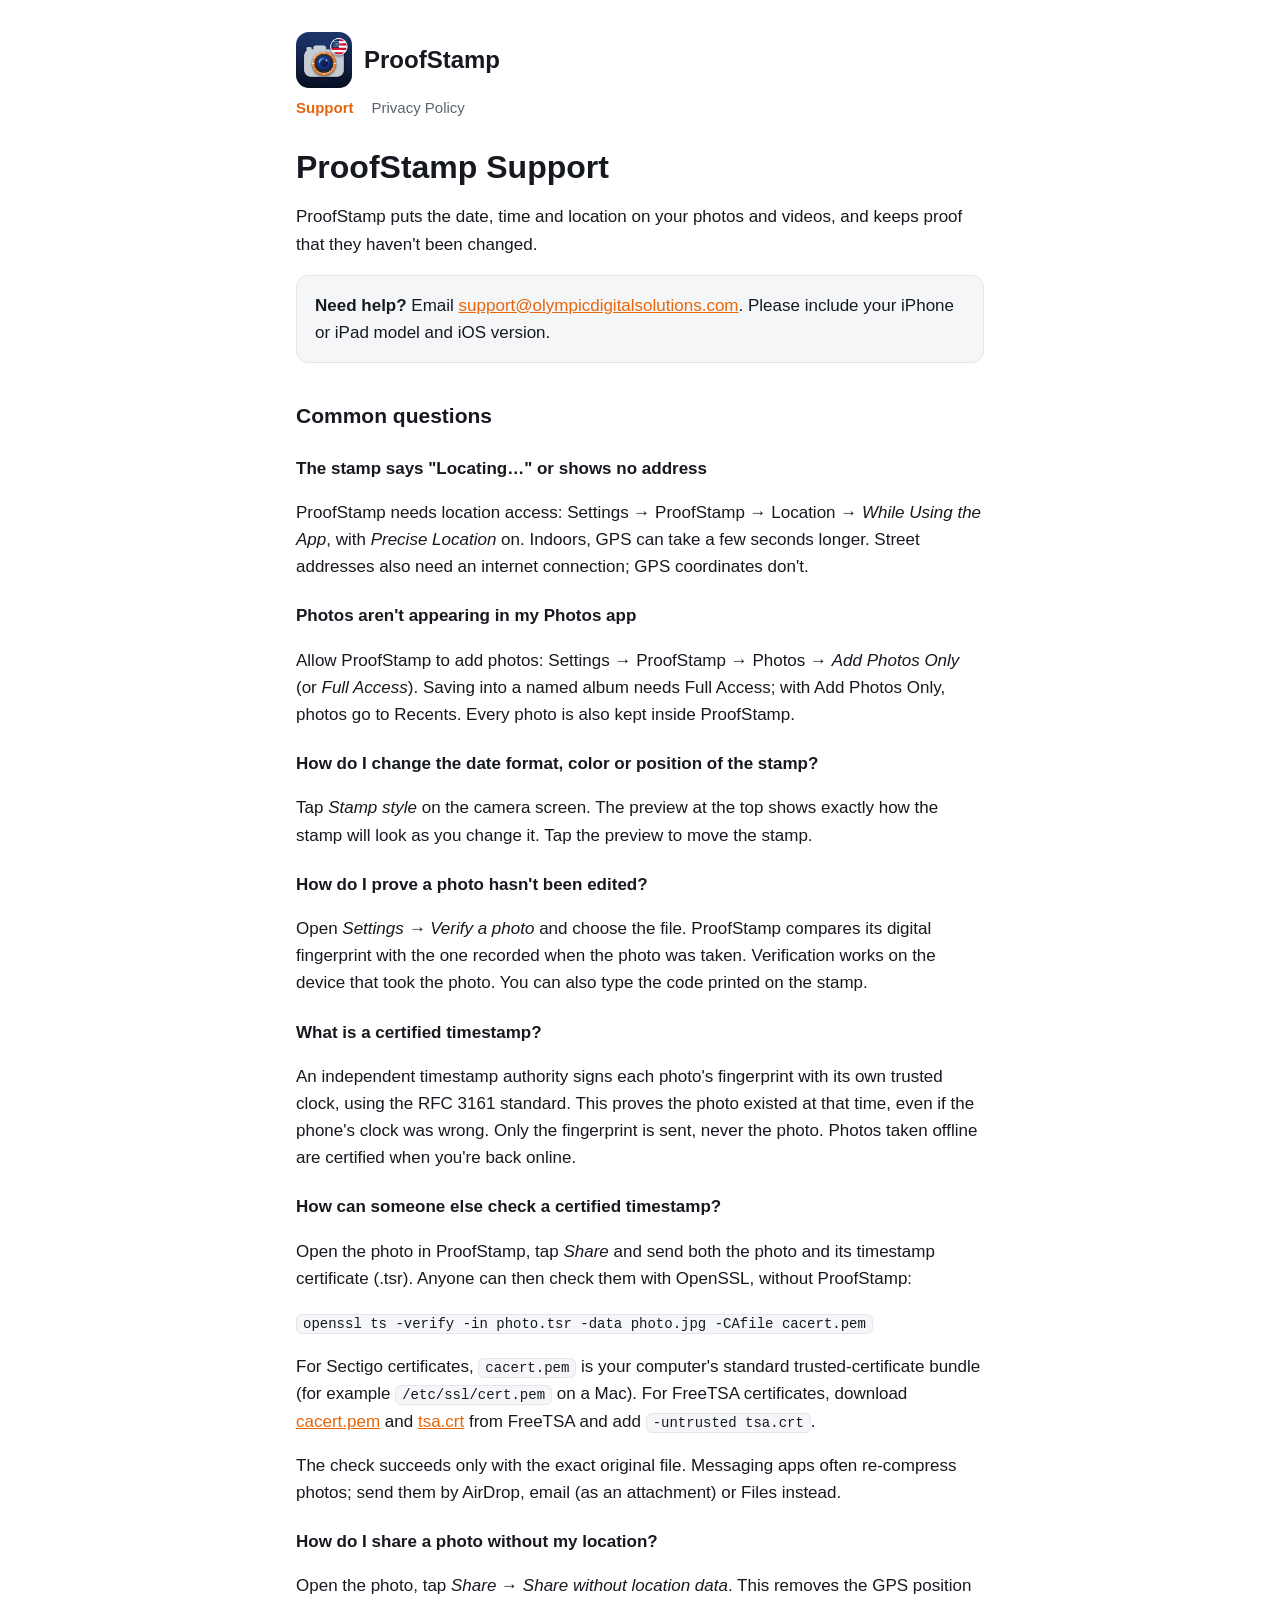
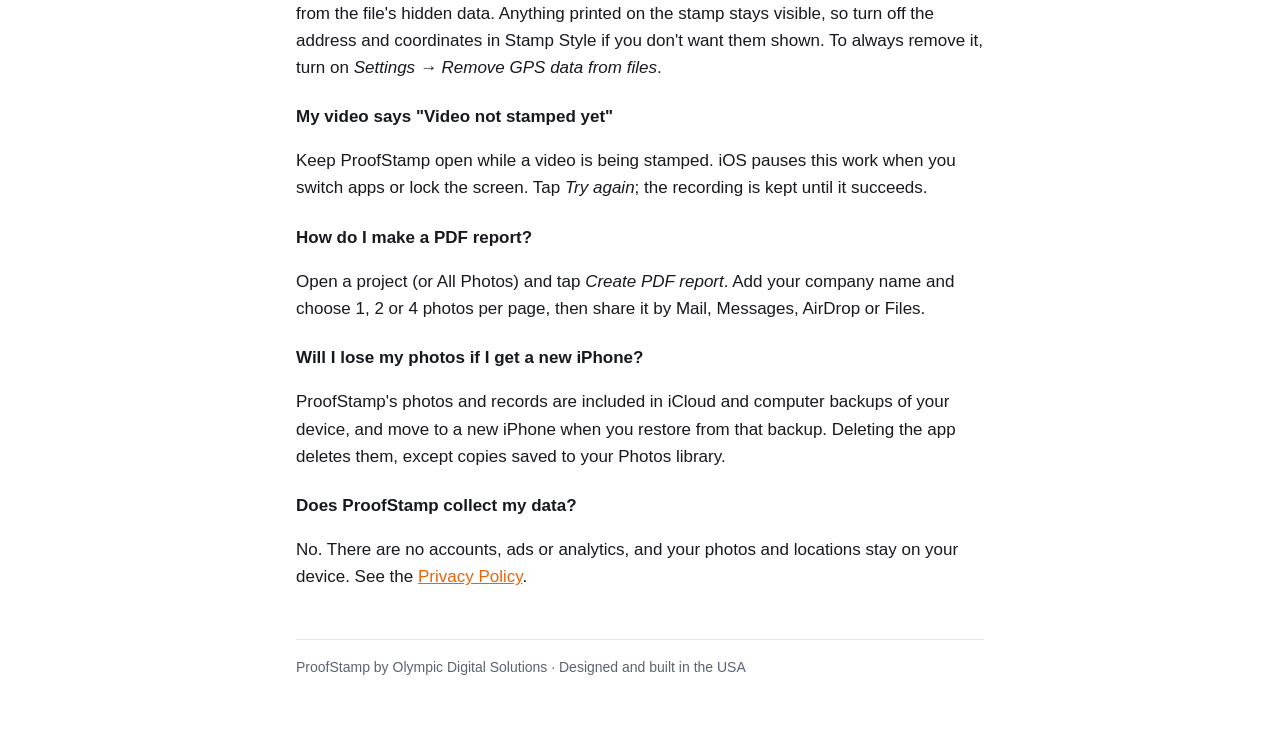
<file: index.html>
<!doctype html>
<html lang="en">
<head>
<meta charset="utf-8">
<meta name="viewport" content="width=device-width, initial-scale=1">
<title>ProofStamp Support</title>
<meta name="description" content="Help for ProofStamp, the timestamp camera that puts the date, time and location on your photos and videos.">
<link rel="icon" href="icon.png">
<link rel="stylesheet" href="style.css">
</head>
<body>
<main>
<header><img src="icon.png" alt=""><a href="index.html">ProofStamp</a></header>
<nav><a href="index.html" aria-current="page">Support</a><a href="privacy.html">Privacy Policy</a></nav>

<h1>ProofStamp Support</h1>
<p>ProofStamp puts the date, time and location on your photos and videos, and keeps proof that they haven't been changed.</p>

<div class="card"><strong>Need help?</strong> Email <a href="mailto:support@olympicdigitalsolutions.com?subject=ProofStamp%20support">support@olympicdigitalsolutions.com</a>. Please include your iPhone or iPad model and iOS version.</div>

<h2>Common questions</h2>

<h3>The stamp says "Locating…" or shows no address</h3>
<p>ProofStamp needs location access: Settings → ProofStamp → Location → <em>While Using the App</em>, with <em>Precise Location</em> on. Indoors, GPS can take a few seconds longer. Street addresses also need an internet connection; GPS coordinates don't.</p>

<h3>Photos aren't appearing in my Photos app</h3>
<p>Allow ProofStamp to add photos: Settings → ProofStamp → Photos → <em>Add Photos Only</em> (or <em>Full Access</em>). Saving into a named album needs Full Access; with Add Photos Only, photos go to Recents. Every photo is also kept inside ProofStamp.</p>

<h3>How do I change the date format, color or position of the stamp?</h3>
<p>Tap <em>Stamp style</em> on the camera screen. The preview at the top shows exactly how the stamp will look as you change it. Tap the preview to move the stamp.</p>

<h3>How do I prove a photo hasn't been edited?</h3>
<p>Open <em>Settings → Verify a photo</em> and choose the file. ProofStamp compares its digital fingerprint with the one recorded when the photo was taken. Verification works on the device that took the photo. You can also type the code printed on the stamp.</p>

<h3>What is a certified timestamp?</h3>
<p>An independent timestamp authority signs each photo's fingerprint with its own trusted clock, using the RFC 3161 standard. This proves the photo existed at that time, even if the phone's clock was wrong. Only the fingerprint is sent, never the photo. Photos taken offline are certified when you're back online.</p>

<h3>How can someone else check a certified timestamp?</h3>
<p>Open the photo in ProofStamp, tap <em>Share</em> and send both the photo and its timestamp certificate (.tsr). Anyone can then check them with OpenSSL, without ProofStamp:</p>
<p><code>openssl ts -verify -in photo.tsr -data photo.jpg -CAfile cacert.pem</code></p>
<p>For Sectigo certificates, <code>cacert.pem</code> is your computer's standard trusted-certificate bundle (for example <code>/etc/ssl/cert.pem</code> on a Mac). For FreeTSA certificates, download <a href="https://freetsa.org/files/cacert.pem">cacert.pem</a> and <a href="https://freetsa.org/files/tsa.crt">tsa.crt</a> from FreeTSA and add <code>-untrusted tsa.crt</code>.</p>
<p>The check succeeds only with the exact original file. Messaging apps often re-compress photos; send them by AirDrop, email (as an attachment) or Files instead.</p>

<h3>How do I share a photo without my location?</h3>
<p>Open the photo, tap <em>Share</em> → <em>Share without location data</em>. This removes the GPS position from the file's hidden data. Anything printed on the stamp stays visible, so turn off the address and coordinates in Stamp Style if you don't want them shown. To always remove it, turn on <em>Settings → Remove GPS data from files</em>.</p>

<h3>My video says "Video not stamped yet"</h3>
<p>Keep ProofStamp open while a video is being stamped. iOS pauses this work when you switch apps or lock the screen. Tap <em>Try again</em>; the recording is kept until it succeeds.</p>

<h3>How do I make a PDF report?</h3>
<p>Open a project (or All Photos) and tap <em>Create PDF report</em>. Add your company name and choose 1, 2 or 4 photos per page, then share it by Mail, Messages, AirDrop or Files.</p>

<h3>Will I lose my photos if I get a new iPhone?</h3>
<p>ProofStamp's photos and records are included in iCloud and computer backups of your device, and move to a new iPhone when you restore from that backup. Deleting the app deletes them, except copies saved to your Photos library.</p>

<h3>Does ProofStamp collect my data?</h3>
<p>No. There are no accounts, ads or analytics, and your photos and locations stay on your device. See the <a href="privacy.html">Privacy Policy</a>.</p>

<footer>ProofStamp by Olympic Digital Solutions · Designed and built in the USA</footer>
</main>
</body>
</html>
</file>
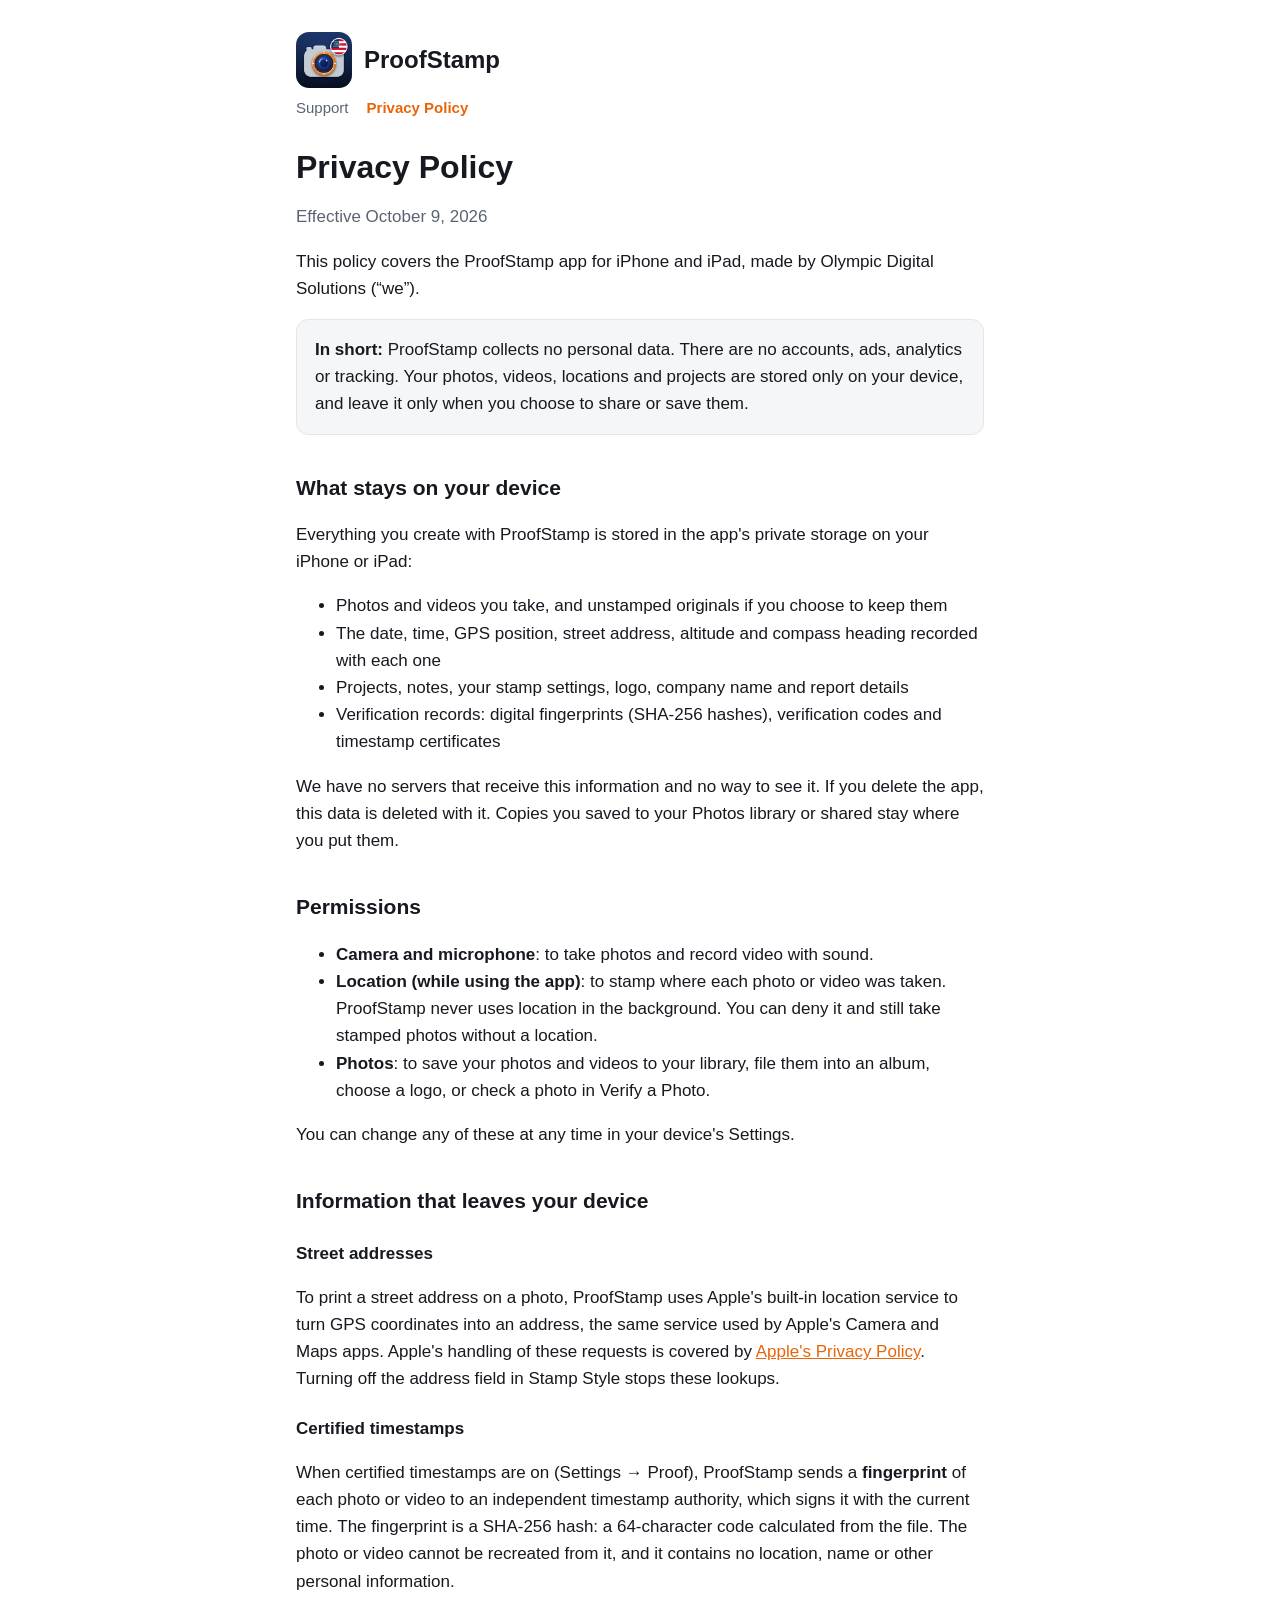
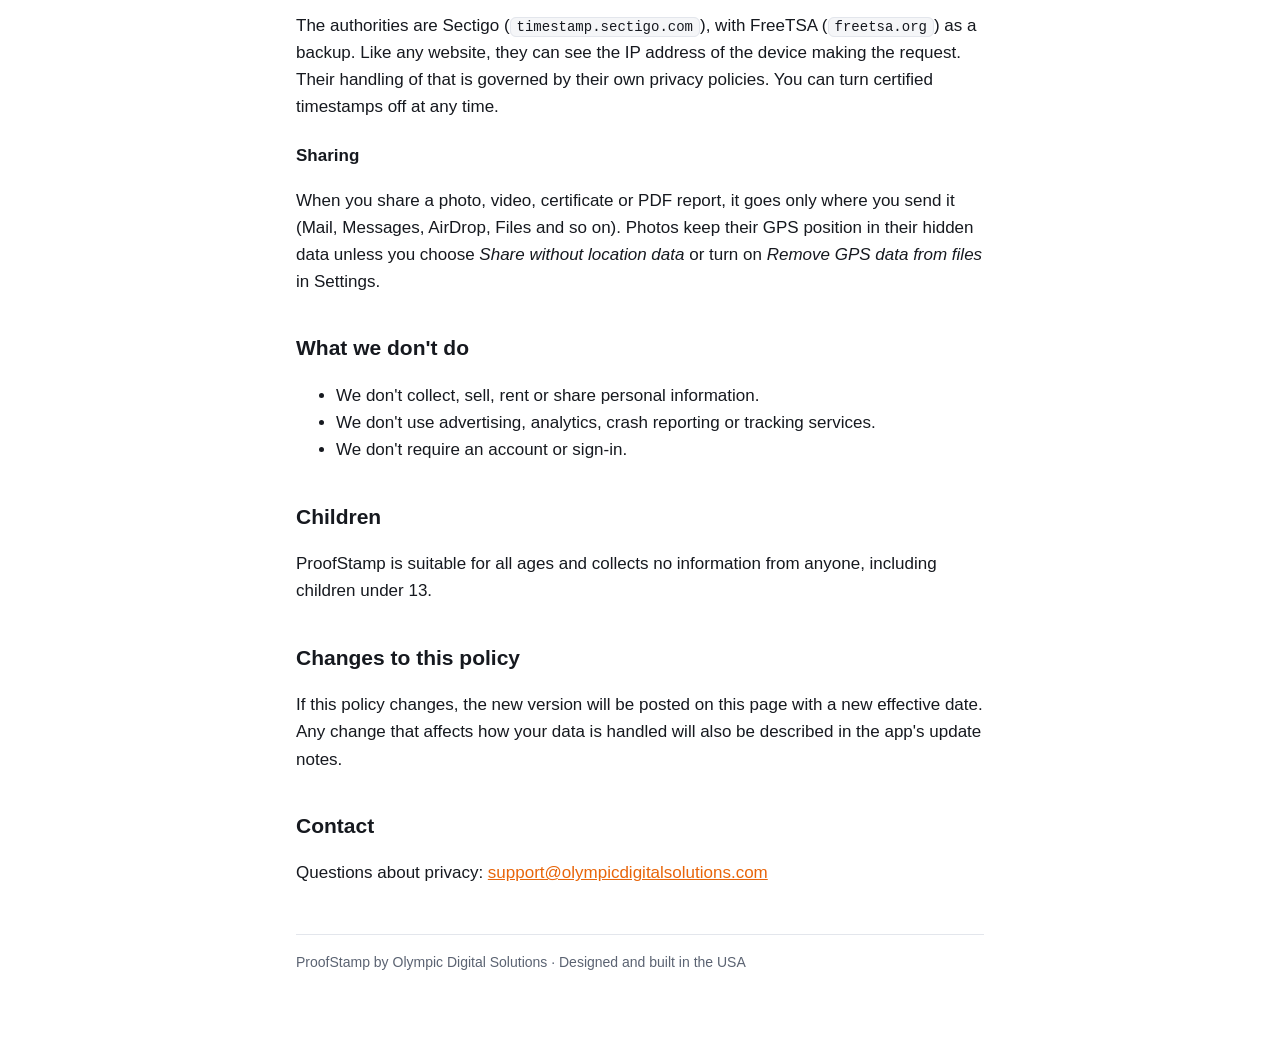
<file: privacy.html>
<!doctype html>
<html lang="en">
<head>
<meta charset="utf-8">
<meta name="viewport" content="width=device-width, initial-scale=1">
<title>Privacy Policy · ProofStamp</title>
<meta name="description" content="ProofStamp collects no personal data. Your photos, videos and locations stay on your iPhone.">
<link rel="icon" href="icon.png">
<link rel="stylesheet" href="style.css">
</head>
<body>
<main>
<header><img src="icon.png" alt=""><a href="index.html">ProofStamp</a></header>
<nav><a href="index.html">Support</a><a href="privacy.html" aria-current="page">Privacy Policy</a></nav>

<h1>Privacy Policy</h1>
<p class="dim">Effective October 9, 2026</p>
<p>This policy covers the ProofStamp app for iPhone and iPad, made by Olympic Digital Solutions (“we”).</p>

<div class="card"><strong>In short:</strong> ProofStamp collects no personal data. There are no accounts, ads, analytics or tracking. Your photos, videos, locations and projects are stored only on your device, and leave it only when you choose to share or save them.</div>

<h2>What stays on your device</h2>
<p>Everything you create with ProofStamp is stored in the app's private storage on your iPhone or iPad:</p>
<ul>
  <li>Photos and videos you take, and unstamped originals if you choose to keep them</li>
  <li>The date, time, GPS position, street address, altitude and compass heading recorded with each one</li>
  <li>Projects, notes, your stamp settings, logo, company name and report details</li>
  <li>Verification records: digital fingerprints (SHA-256 hashes), verification codes and timestamp certificates</li>
</ul>
<p>We have no servers that receive this information and no way to see it. If you delete the app, this data is deleted with it. Copies you saved to your Photos library or shared stay where you put them.</p>

<h2>Permissions</h2>
<ul>
  <li><strong>Camera and microphone</strong>: to take photos and record video with sound.</li>
  <li><strong>Location (while using the app)</strong>: to stamp where each photo or video was taken. ProofStamp never uses location in the background. You can deny it and still take stamped photos without a location.</li>
  <li><strong>Photos</strong>: to save your photos and videos to your library, file them into an album, choose a logo, or check a photo in Verify a Photo.</li>
</ul>
<p>You can change any of these at any time in your device's Settings.</p>

<h2>Information that leaves your device</h2>
<h3>Street addresses</h3>
<p>To print a street address on a photo, ProofStamp uses Apple's built-in location service to turn GPS coordinates into an address, the same service used by Apple's Camera and Maps apps. Apple's handling of these requests is covered by <a href="https://www.apple.com/legal/privacy/">Apple's Privacy Policy</a>. Turning off the address field in Stamp Style stops these lookups.</p>

<h3>Certified timestamps</h3>
<p>When certified timestamps are on (Settings → Proof), ProofStamp sends a <strong>fingerprint</strong> of each photo or video to an independent timestamp authority, which signs it with the current time. The fingerprint is a SHA-256 hash: a 64-character code calculated from the file. The photo or video cannot be recreated from it, and it contains no location, name or other personal information.</p>
<p>The authorities are Sectigo (<code>timestamp.sectigo.com</code>), with FreeTSA (<code>freetsa.org</code>) as a backup. Like any website, they can see the IP address of the device making the request. Their handling of that is governed by their own privacy policies. You can turn certified timestamps off at any time.</p>

<h3>Sharing</h3>
<p>When you share a photo, video, certificate or PDF report, it goes only where you send it (Mail, Messages, AirDrop, Files and so on). Photos keep their GPS position in their hidden data unless you choose <em>Share without location data</em> or turn on <em>Remove GPS data from files</em> in Settings.</p>

<h2>What we don't do</h2>
<ul>
  <li>We don't collect, sell, rent or share personal information.</li>
  <li>We don't use advertising, analytics, crash reporting or tracking services.</li>
  <li>We don't require an account or sign-in.</li>
</ul>

<h2>Children</h2>
<p>ProofStamp is suitable for all ages and collects no information from anyone, including children under 13.</p>

<h2>Changes to this policy</h2>
<p>If this policy changes, the new version will be posted on this page with a new effective date. Any change that affects how your data is handled will also be described in the app's update notes.</p>

<h2>Contact</h2>
<p>Questions about privacy: <a href="mailto:support@olympicdigitalsolutions.com">support@olympicdigitalsolutions.com</a></p>

<footer>ProofStamp by Olympic Digital Solutions · Designed and built in the USA</footer>
</main>
</body>
</html>
</file>
<file: style.css>
:root { --bg: #ffffff; --text: #16191f; --dim: #5b6372; --line: #e3e6ec; --card: #f5f6f8; --accent: #e8650a; }
@media (prefers-color-scheme: dark) { :root { --bg: #0a0c10; --text: #f2f4f8; --dim: #8a93a6; --line: #272d38; --card: #14181f; --accent: #ff7a1a; } }
* { box-sizing: border-box; }
body { margin: 0; background: var(--bg); color: var(--text); font: 17px/1.6 -apple-system, BlinkMacSystemFont, "Segoe UI", Helvetica, Arial, sans-serif; }
main { max-width: 720px; margin: 0 auto; padding: 32px 16px 64px; }
header { display: flex; align-items: center; gap: 12px; margin-bottom: 8px; }
header img { width: 56px; height: 56px; border-radius: 13px; }
header a { color: inherit; text-decoration: none; font-weight: 800; font-size: 24px; }
nav { display: flex; gap: 18px; margin: 0 0 28px; font-size: 15px; }
nav a { color: var(--dim); text-decoration: none; } nav a[aria-current] { color: var(--accent); font-weight: 600; }
h1 { font-size: 32px; line-height: 1.2; margin: 0 0 8px; } h2 { font-size: 21px; margin: 36px 0 8px; } h3 { font-size: 17px; margin: 22px 0 4px; }
p, li { color: var(--text); } .dim { color: var(--dim); } a { color: var(--accent); }
.card { background: var(--card); border: 1px solid var(--line); border-radius: 12px; padding: 16px 18px; margin: 16px 0; }
code { background: var(--card); border: 1px solid var(--line); border-radius: 6px; padding: 1px 6px; font-size: 14px; word-break: break-all; }
footer { margin-top: 48px; padding-top: 16px; border-top: 1px solid var(--line); color: var(--dim); font-size: 14px; }
</file>
